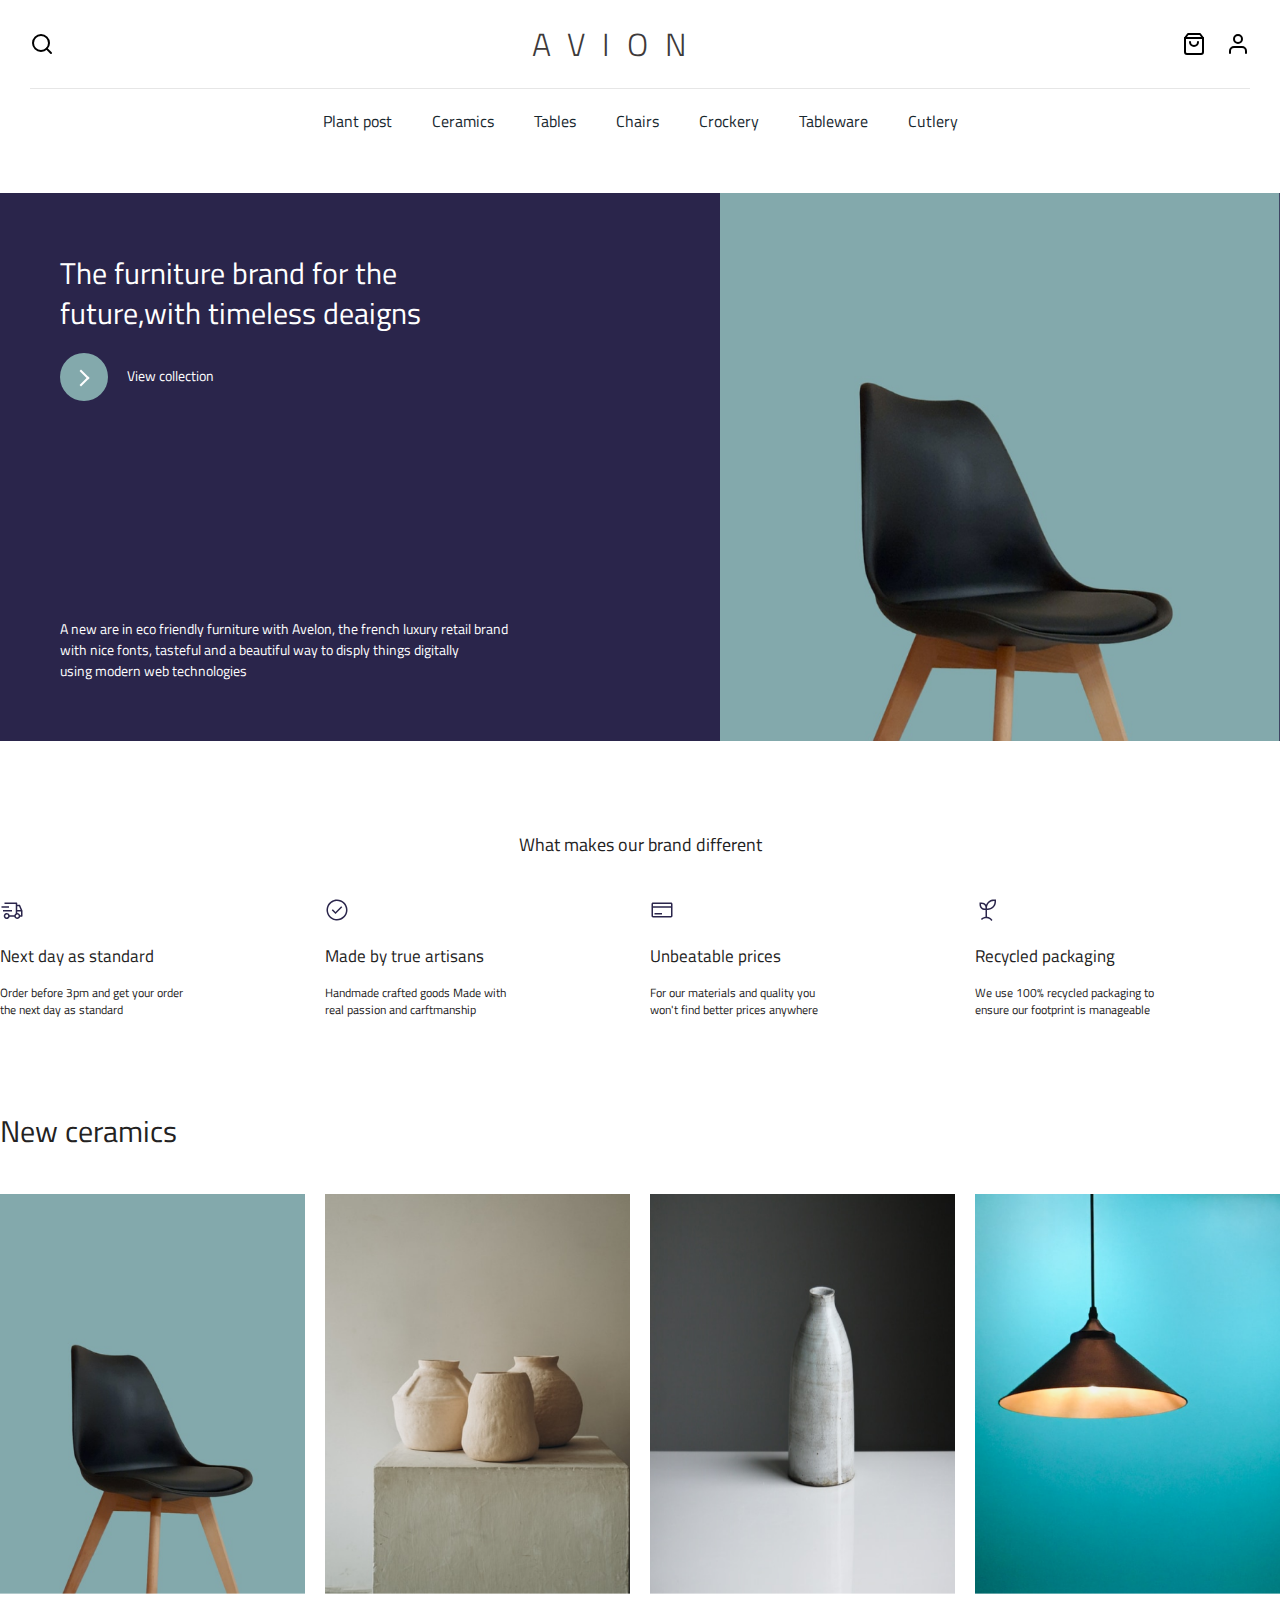
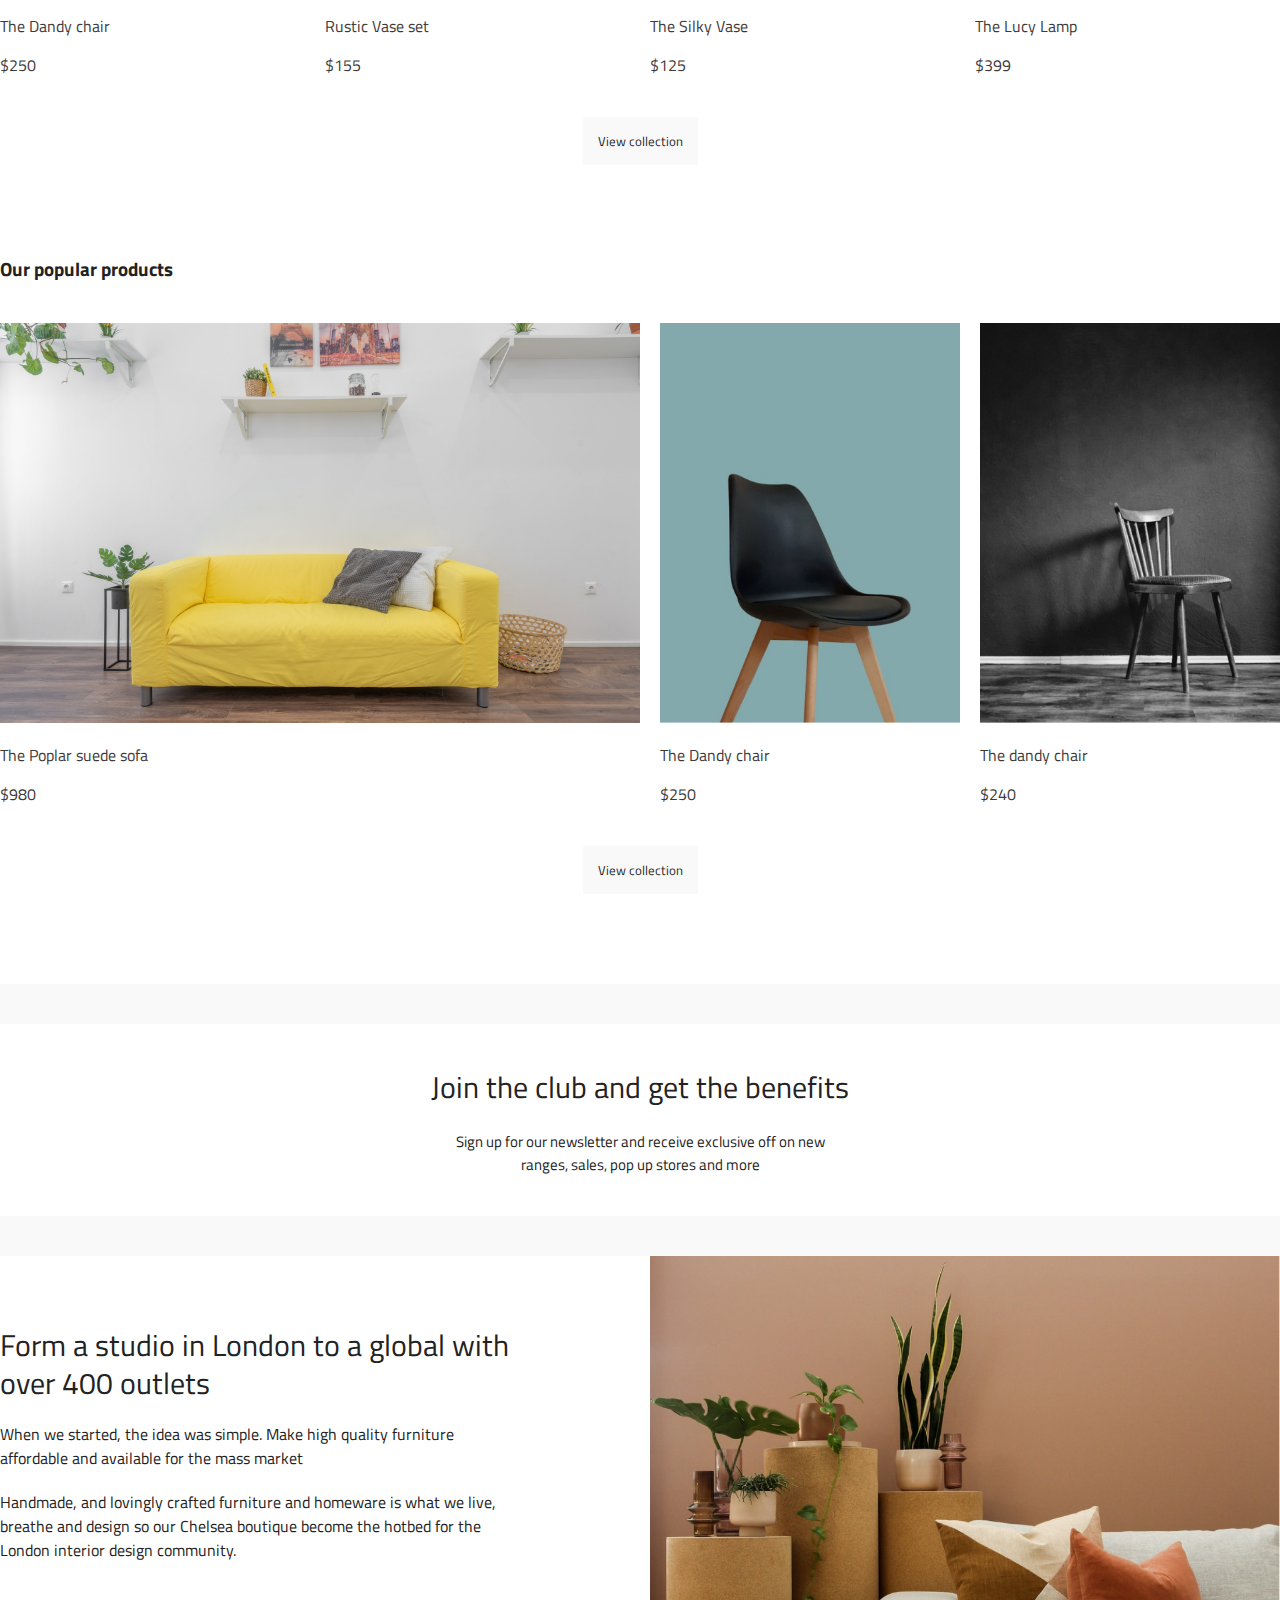
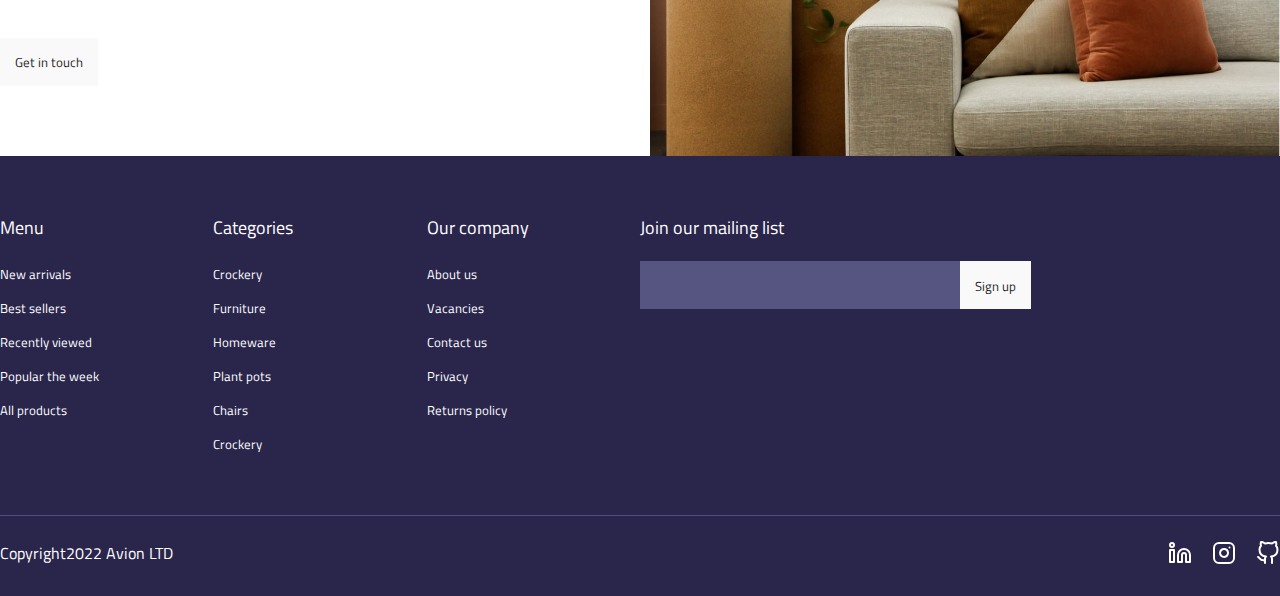
<file: index.html>
<!DOCTYPE html>
<html lang="en">
  <head>
    <meta charset="UTF-8" />
    <meta http-equiv="X-UA-Compatible" content="IE=edge" />
    <meta name="viewport" content="width=device-width, initial-scale=1.0" />
    <title>Avion | A modern furniture shop</title>

    <link rel="stylesheet" href="styles/home.css" />
    <link rel="stylesheet" href="styles/commons.css" />
    <link rel="stylesheet" href="styles/normalize.css" />

    <link rel="preconnect" href="https://fonts.googleapis.com" />
    <link rel="preconnect" href="https://fonts.gstatic.com" crossorigin />
    <link
      href="https://fonts.googleapis.com/css2?family=Titillium+Web:wght@200;300;400&display=swap"
      rel="stylesheet"
    />
  </head>

  <body>
    <header>
      <div class="header-top">
        <div class="header-content">
          <img src="icons/search.svg" alt="" />
          <a href="index.html"> <h1>Avion</h1></a>

          <div class="header-control">
            <img src="icons/shopping-bag-dark.svg" alt="" />
            <img src="icons/user.svg" alt="" />
          </div>
        </div>
      </div>

      <nav>
        <ul>
          <li><a href=""> Plant post</a></li>
          <li><a href=""> Ceramics</a></li>
          <li><a href=""> Tables </a></li>
          <li><a href=""> Chairs </a></li>
          <li><a href=""> Crockery</a></li>
          <li><a href=""> Tableware </a></li>
          <li><a href=""> Cutlery</a></li>
        </ul>
      </nav>
    </header>

    <main class="container">
      <div class="hero">
        <div class="hero-left-content">
          <div class="hero-top">
            <p>
              The furniture brand for the <br />
              future,with timeless deaigns
            </p>

            <button class="view-collection">
              <span class="circle" aria-hidden="true">
                <span class="icon arrow"></span>
              </span>
              <span class="button-text">View collection</span>
            </button>
          </div>

          <p class="hero-desc">
            A new are in eco friendly furniture with Avelon, the french luxury
            retail brand <br />
            with nice fonts, tasteful and a beautiful way to disply things
            digitally <br />
            using modern web technologies
          </p>
        </div>

        <figure>
          <img src="images/home-banner-image-.png" alt="" />
        </figure>
      </div>

      <section class="features">
        <h3>What makes our brand different</h3>

        <div class="features-items">
          <div class="item">
            <img src="icons/features-01.svg" alt="" />
            <p class="type-top">Next day as standard</p>
            <p class="type-desc">
              Order before 3pm and get your order <br />
              the next day as standard
            </p>
          </div>

          <div class="item">
            <img src="icons/features-02.svg" alt="" />
            <p class="type-top">Made by true artisans</p>
            <p class="type-desc">
              Handmade crafted goods Made with <br />real passion and
              carftmanship
            </p>
          </div>

          <div class="item">
            <img src="icons/features-03.svg" alt="" />
            <p class="type-top">Unbeatable prices</p>
            <p class="type-desc">
              For our materials and quality you <br />
              won't find better prices anywhere
            </p>
          </div>

          <div class="item">
            <img src="icons/features-04.svg" alt="" />
            <p class="type-top">Recycled packaging</p>
            <p class="type-desc">
              We use 100% recycled packaging to <br />
              ensure our footprint is manageable
            </p>
          </div>
        </div>
      </section>

      <section class="new-ceramics products-section">
        <h3>New ceramics</h3>
        <div class="new-ceramics-list">
          <div>
            <a href="product-1.html">
              <figure>
                <img src="images/product-image-01.png" alt="" />
              </figure>
              <p class="title">The Dandy chair</p>
              <p>$250</p>
            </a>
          </div>

          <div>
            <a href="product-2.html">
              <figure>
                <img src="images/product-image-02.png" alt="" />
              </figure>
              <p class="title">Rustic Vase set</p>
              <p>$155</p>
            </a>
          </div>

          <div>
            <a href="product-3.html">
              <figure>
                <img src="images/product-image-03.png" alt="" />
              </figure>
              <p class="title">The Silky Vase</p>
              <p>$125</p>
            </a>
          </div>

          <div>
            <a href="product-4.html">
              <figure>
                <img src="images/product-image-04.png" alt="" />
              </figure>
              <p class="title">The Lucy Lamp</p>
              <p>$399</p>
            </a>
          </div>
        </div>

        <div class="new-ceramics-button">
          <button>View collection</button>
        </div>
      </section>

      <section class="our-popular products-section">
        <h3>Our popular products</h3>

        <div class="our-popular-list">
          <div>
            <a href="product-5.html">
              <figure>
                <img
                  src="images/bence-balla-schottner-vFwjD8JLP4M-unsplash.jpg"
                  alt=""
                />
              </figure>
              <p class="title">The Poplar suede sofa</p>
              <p>$980</p>
            </a>
          </div>

          <div>
            <a href="product-1.html">
              <figure>
                <img src="images/product-image-01.png" alt="" />
              </figure>
              <p class="title">The Dandy chair</p>
              <p>$250</p>
            </a>
          </div>

          <div>
            <a href="product-7.html">
              <figure>
                <img src="images/product-image-05.png" alt="" />
              </figure>
              <p class="title">The dandy chair</p>
              <p>$240</p>
            </a>
          </div>
        </div>

        <div class="new-ceramics-button">
          <button>View collection</button>
        </div>
      </section>
    </main>

    <div class="join-us">
      <div>
        <h3>Join the club and get the benefits</h3>
        <p>
          Sign up for our newsletter and receive exclusive off on new <br />
          ranges, sales, pop up stores and more
        </p>
      </div>
    </div>

    <div class="contact-section">
      <div class="contact-section-left">
        <div class="contact-section-top">
          <h4>
            Form a studio in London to a global with <br />
            over 400 outlets
          </h4>

          <p>
            When we started, the idea was simple. Make high quality furniture
            <br />
            affordable and available for the mass market
          </p>

          <p>
            Handmade, and lovingly crafted furniture and homeware is what we
            live,
            <br />
            breathe and design so our Chelsea boutique become the hotbed for the
            <br />
            London interior design community.
          </p>
        </div>

        <button>Get in touch</button>
      </div>

      <figure>
        <img src="images/contact-image.png" alt="" />
      </figure>
    </div>

    <footer class="footer">
      <div class="container">
        <div class="footer-top">
          <div class="footer-menu">
            <h3 class="footer-titles">Menu</h3>

            <ul>
              <li><a href="">New arrivals</a></li>
              <li><a href="">Best sellers</a></li>
              <li><a href="">Recently viewed</a></li>
              <li><a href="">Popular the week</a></li>
              <li><a href="">All products</a></li>
            </ul>
          </div>

          <div class="footer-menu">
            <h3 class="footer-titles">Categories</h3>

            <ul>
              <li><a href="">Crockery</a></li>
              <li><a href="">Furniture</a></li>
              <li><a href="">Homeware</a></li>
              <li><a href="">Plant pots</a></li>
              <li><a href="">Chairs</a></li>
              <li><a href="">Crockery</a></li>
            </ul>
          </div>

          <div class="footer-menu">
            <h3 class="footer-titles">Our company</h3>

            <ul>
              <li><a href="">About us </a></li>
              <li><a href="">Vacancies</a></li>
              <li><a href="">Contact us</a></li>
              <li><a href="">Privacy</a></li>
              <li><a href="">Returns policy</a></li>
            </ul>
          </div>

          <div class="footer-form">
            <h3 class="footer-titles">Join our mailing list</h3>

            <form action="">
              <input type="email" name="email" id="email" required />

              <button>Sign up</button>
            </form>
          </div>
        </div>

        <div class="footer-bottom">
          <p>Copyright2022 Avion LTD</p>

          <ul>
            <li>
              <a
                target="_blank"
                href="https://www.linkedin.com/in/hadis-mohammadi/"
              >
                <img src="icons/linkedin.svg" alt="" />
              </a>
            </li>

            <li>
              <a
                target="_blank"
                href="https://www.instagram.com/code_with_hadis/"
              >
                <img src="icons/instagram.svg" alt="" />
              </a>
            </li>

            <li>
              <a target="_blank" href="https://github.com/hadismohammadi/">
                <img src="icons/github.svg" alt="" />
              </a>
            </li>
          </ul>
        </div>
      </div>
    </footer>
  </body>
</html>
</file>
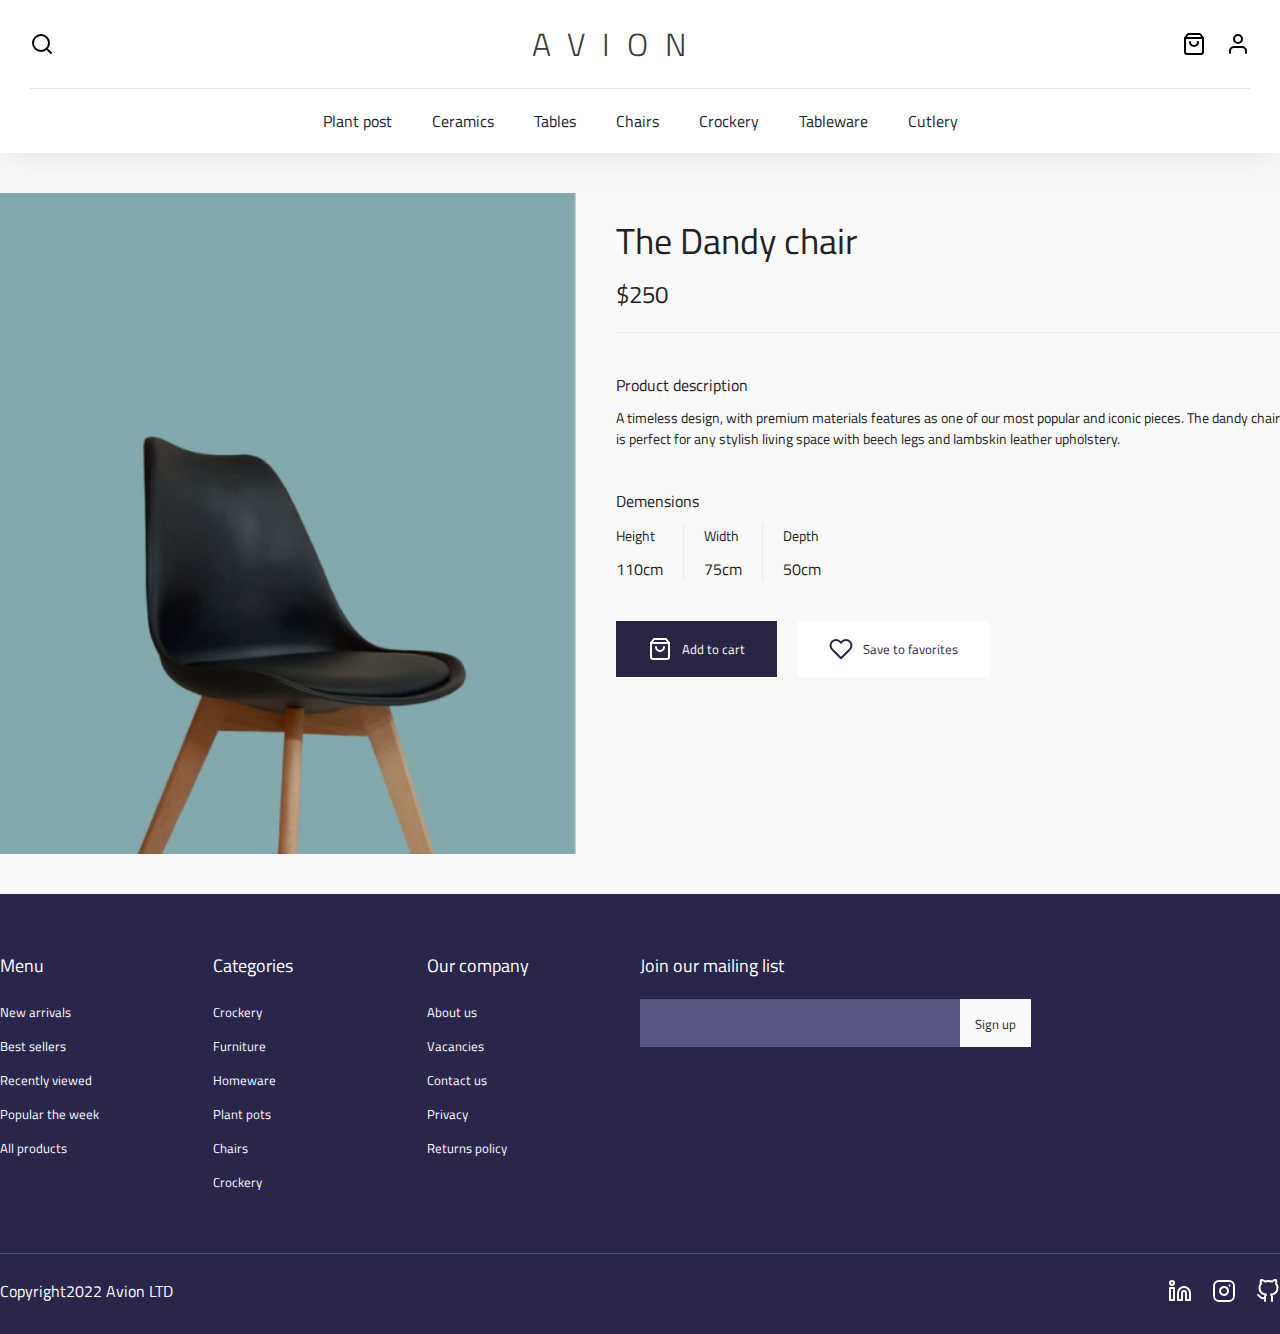
<file: product-1.html>
<!DOCTYPE html>
<html lang="en">
  <head>
    <meta charset="UTF-8" />
    <meta http-equiv="X-UA-Compatible" content="IE=edge" />
    <meta name="viewport" content="width=device-width, initial-scale=1.0" />
    <title>The Dandy chair | Avion</title>

    <link rel="stylesheet" href="styles/commons.css" />
    <link rel="stylesheet" href="styles/products.css" />
    <link rel="stylesheet" href="styles/normalize.css" />

    <link rel="preconnect" href="https://fonts.googleapis.com" />
    <link rel="preconnect" href="https://fonts.gstatic.com" crossorigin />
    <link
      href="https://fonts.googleapis.com/css2?family=Titillium+Web:wght@200;300;400&display=swap"
      rel="stylesheet"
    />
  </head>

  <body>
    <header class="products-header">
      <div class="header-top">
        <div class="header-content">
          <img src="icons/search.svg" alt="" />
          <a href="index.html"> <h1>Avion</h1></a>

          <div class="header-control">
            <img src="icons/shopping-bag-dark.svg" alt="" />
            <img src="icons/user.svg" alt="" />
          </div>
        </div>
      </div>

      <nav>
        <ul>
          <li><a href=""> Plant post</a></li>
          <li><a href=""> Ceramics</a></li>
          <li><a href=""> Tables </a></li>
          <li><a href=""> Chairs </a></li>
          <li><a href=""> Crockery</a></li>
          <li><a href=""> Tableware </a></li>
          <li><a href=""> Cutlery</a></li>
        </ul>
      </nav>
    </header>

    <section class="product-details">
      <div class="container inner">
        <figure>
          <img src="images/product-image-01.png" alt="" />
        </figure>

        <div class="inner-right">
          <div class="right-title">
            <h1>The Dandy chair</h1>
            <p class="price">$250</p>
          </div>

          <div>
            <h4>Product description</h4>
            <p>
              A timeless design, with premium materials features as one of our
              most popular and iconic pieces. The dandy chair is perfect for any
              stylish living space with beech legs and lambskin leather
              upholstery.
            </p>
          </div>

          <div class="demensions">
            <h4>Demensions</h4>
            <ul>
              <li>
                <span>Height</span>
                <p>110cm</p>
              </li>
              <li>
                <span>Width</span>
                <p>75cm</p>
              </li>
              <li>
                <span>Depth</span>
                <p>50cm</p>
              </li>
            </ul>
          </div>

          <div class="buttons">
            <button class="add-to-cart">
              <img src="icons/shopping-bag-light.svg" alt="" /> Add to cart
            </button>
            <button class="save-to-fav bubbly-button">
              <img src="icons/heart.svg" alt="" /> Save to favorites
            </button>
          </div>
        </div>
      </div>
    </section>

    <footer class="footer">
      <div class="container">
        <div class="footer-top">
          <div class="footer-menu">
            <h3 class="footer-titles">Menu</h3>

            <ul>
              <li><a href="">New arrivals</a></li>
              <li><a href="">Best sellers</a></li>
              <li><a href="">Recently viewed</a></li>
              <li><a href="">Popular the week</a></li>
              <li><a href="">All products</a></li>
            </ul>
          </div>

          <div class="footer-menu">
            <h3 class="footer-titles">Categories</h3>

            <ul>
              <li><a href="">Crockery</a></li>
              <li><a href="">Furniture</a></li>
              <li><a href="">Homeware</a></li>
              <li><a href="">Plant pots</a></li>
              <li><a href="">Chairs</a></li>
              <li><a href="">Crockery</a></li>
            </ul>
          </div>

          <div class="footer-menu">
            <h3 class="footer-titles">Our company</h3>

            <ul>
              <li><a href="">About us </a></li>
              <li><a href="">Vacancies</a></li>
              <li><a href="">Contact us</a></li>
              <li><a href="">Privacy</a></li>
              <li><a href="">Returns policy</a></li>
            </ul>
          </div>

          <div class="footer-form">
            <h3 class="footer-titles">Join our mailing list</h3>

            <form action="">
              <input type="email" name="email" id="email" required />

              <button>Sign up</button>
            </form>
          </div>
        </div>

        <div class="footer-bottom">
          <p>Copyright2022 Avion LTD</p>

          <ul>
            <li>
              <a
                target="_blank"
                href="https://www.linkedin.com/in/hadis-mohammadi/"
              >
                <img src="icons/linkedin.svg" alt="" />
              </a>
            </li>

            <li>
              <a
                target="_blank"
                href="https://www.instagram.com/code_with_hadis/"
              >
                <img src="icons/instagram.svg" alt="" />
              </a>
            </li>

            <li>
              <a target="_blank" href="https://github.com/hadismohammadi/">
                <img src="icons/github.svg" alt="" />
              </a>
            </li>
          </ul>
        </div>
      </div>
    </footer>

    <script src="js/scripts.js"></script>
  </body>
</html>
</file>
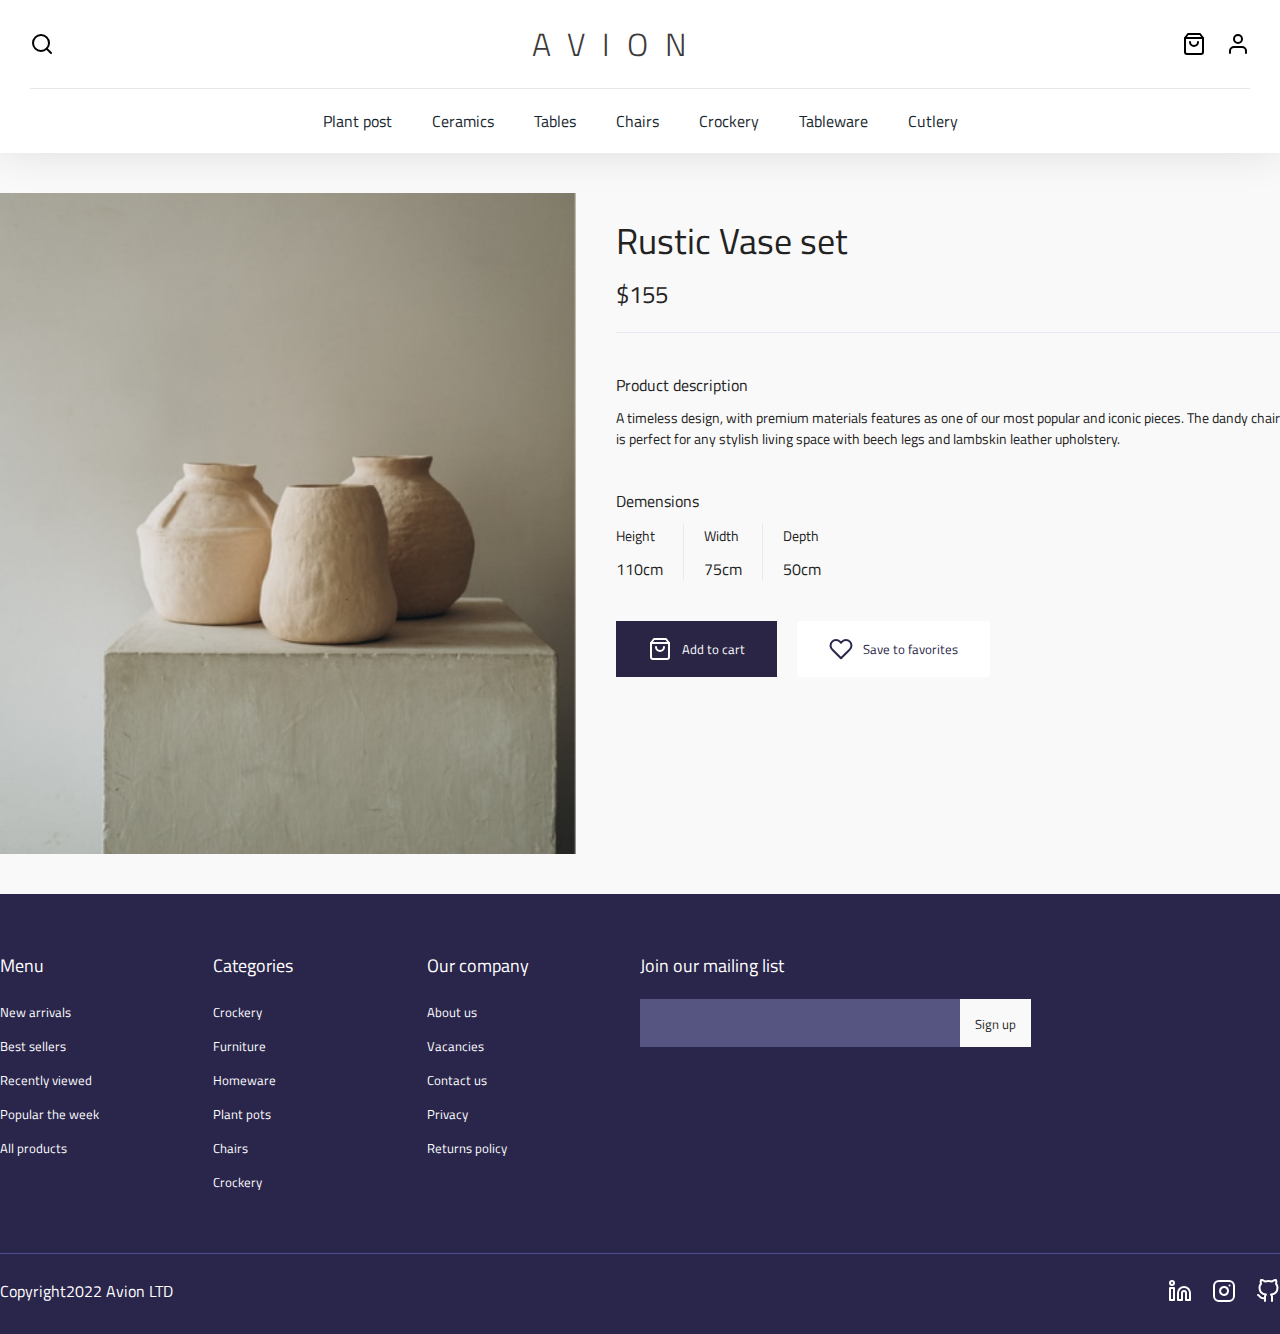
<file: product-2.html>
<!DOCTYPE html>
<html lang="en">
  <head>
    <meta charset="UTF-8" />
    <meta http-equiv="X-UA-Compatible" content="IE=edge" />
    <meta name="viewport" content="width=device-width, initial-scale=1.0" />
    <title>Rustic Vase set | Avion</title>

    <link rel="stylesheet" href="styles/commons.css" />
    <link rel="stylesheet" href="styles/products.css" />
    <link rel="stylesheet" href="styles/normalize.css" />

    <link rel="preconnect" href="https://fonts.googleapis.com" />
    <link rel="preconnect" href="https://fonts.gstatic.com" crossorigin />
    <link
      href="https://fonts.googleapis.com/css2?family=Titillium+Web:wght@200;300;400&display=swap"
      rel="stylesheet"
    />
  </head>

  <body>
    <header class="products-header">
      <div class="header-top">
        <div class="header-content">
          <img src="icons/search.svg" alt="" />
          <a href="index.html"> <h1>Avion</h1></a>

          <div class="header-control">
            <img src="icons/shopping-bag-dark.svg" alt="" />
            <img src="icons/user.svg" alt="" />
          </div>
        </div>
      </div>

      <nav>
        <ul>
          <li><a href=""> Plant post</a></li>
          <li><a href=""> Ceramics</a></li>
          <li><a href=""> Tables </a></li>
          <li><a href=""> Chairs </a></li>
          <li><a href=""> Crockery</a></li>
          <li><a href=""> Tableware </a></li>
          <li><a href=""> Cutlery</a></li>
        </ul>
      </nav>
    </header>

    <section class="product-details">
      <div class="container inner">
        <figure>
          <img src="images/product-image-02.png" alt="" />
        </figure>

        <div class="inner-right">
          <div class="right-title">
            <h1>Rustic Vase set</h1>
            <p class="price">$155</p>
          </div>

          <div>
            <h4>Product description</h4>
            <p>
              A timeless design, with premium materials features as one of our
              most popular and iconic pieces. The dandy chair is perfect for any
              stylish living space with beech legs and lambskin leather
              upholstery.
            </p>
          </div>

          <div class="demensions">
            <h4>Demensions</h4>
            <ul>
              <li>
                <span>Height</span>
                <p>110cm</p>
              </li>
              <li>
                <span>Width</span>
                <p>75cm</p>
              </li>
              <li>
                <span>Depth</span>
                <p>50cm</p>
              </li>
            </ul>
          </div>

          <div class="buttons">
            <button class="add-to-cart">
              <img src="icons/shopping-bag-light.svg" alt="" /> Add to cart
            </button>
            <button class="save-to-fav bubbly-button">
              <img src="icons/heart.svg" alt="" /> Save to favorites
            </button>
          </div>
        </div>
      </div>
    </section>

    <footer class="footer">
      <div class="container">
        <div class="footer-top">
          <div class="footer-menu">
            <h3 class="footer-titles">Menu</h3>

            <ul>
              <li><a href="">New arrivals</a></li>
              <li><a href="">Best sellers</a></li>
              <li><a href="">Recently viewed</a></li>
              <li><a href="">Popular the week</a></li>
              <li><a href="">All products</a></li>
            </ul>
          </div>

          <div class="footer-menu">
            <h3 class="footer-titles">Categories</h3>

            <ul>
              <li><a href="">Crockery</a></li>
              <li><a href="">Furniture</a></li>
              <li><a href="">Homeware</a></li>
              <li><a href="">Plant pots</a></li>
              <li><a href="">Chairs</a></li>
              <li><a href="">Crockery</a></li>
            </ul>
          </div>

          <div class="footer-menu">
            <h3 class="footer-titles">Our company</h3>

            <ul>
              <li><a href="">About us </a></li>
              <li><a href="">Vacancies</a></li>
              <li><a href="">Contact us</a></li>
              <li><a href="">Privacy</a></li>
              <li><a href="">Returns policy</a></li>
            </ul>
          </div>

          <div class="footer-form">
            <h3 class="footer-titles">Join our mailing list</h3>

            <form action="">
              <input type="email" name="email" id="email" required />

              <button>Sign up</button>
            </form>
          </div>
        </div>

        <div class="footer-bottom">
          <p>Copyright2022 Avion LTD</p>

          <ul>
            <li>
              <a
                target="_blank"
                href="https://www.linkedin.com/in/hadis-mohammadi/"
              >
                <img src="icons/linkedin.svg" alt="" />
              </a>
            </li>

            <li>
              <a
                target="_blank"
                href="https://www.instagram.com/code_with_hadis/"
              >
                <img src="icons/instagram.svg" alt="" />
              </a>
            </li>

            <li>
              <a target="_blank" href="https://github.com/hadismohammadi/">
                <img src="icons/github.svg" alt="" />
              </a>
            </li>
          </ul>
        </div>
      </div>
    </footer>

    <script src="js/scripts.js"></script>
  </body>
</html>
</file>
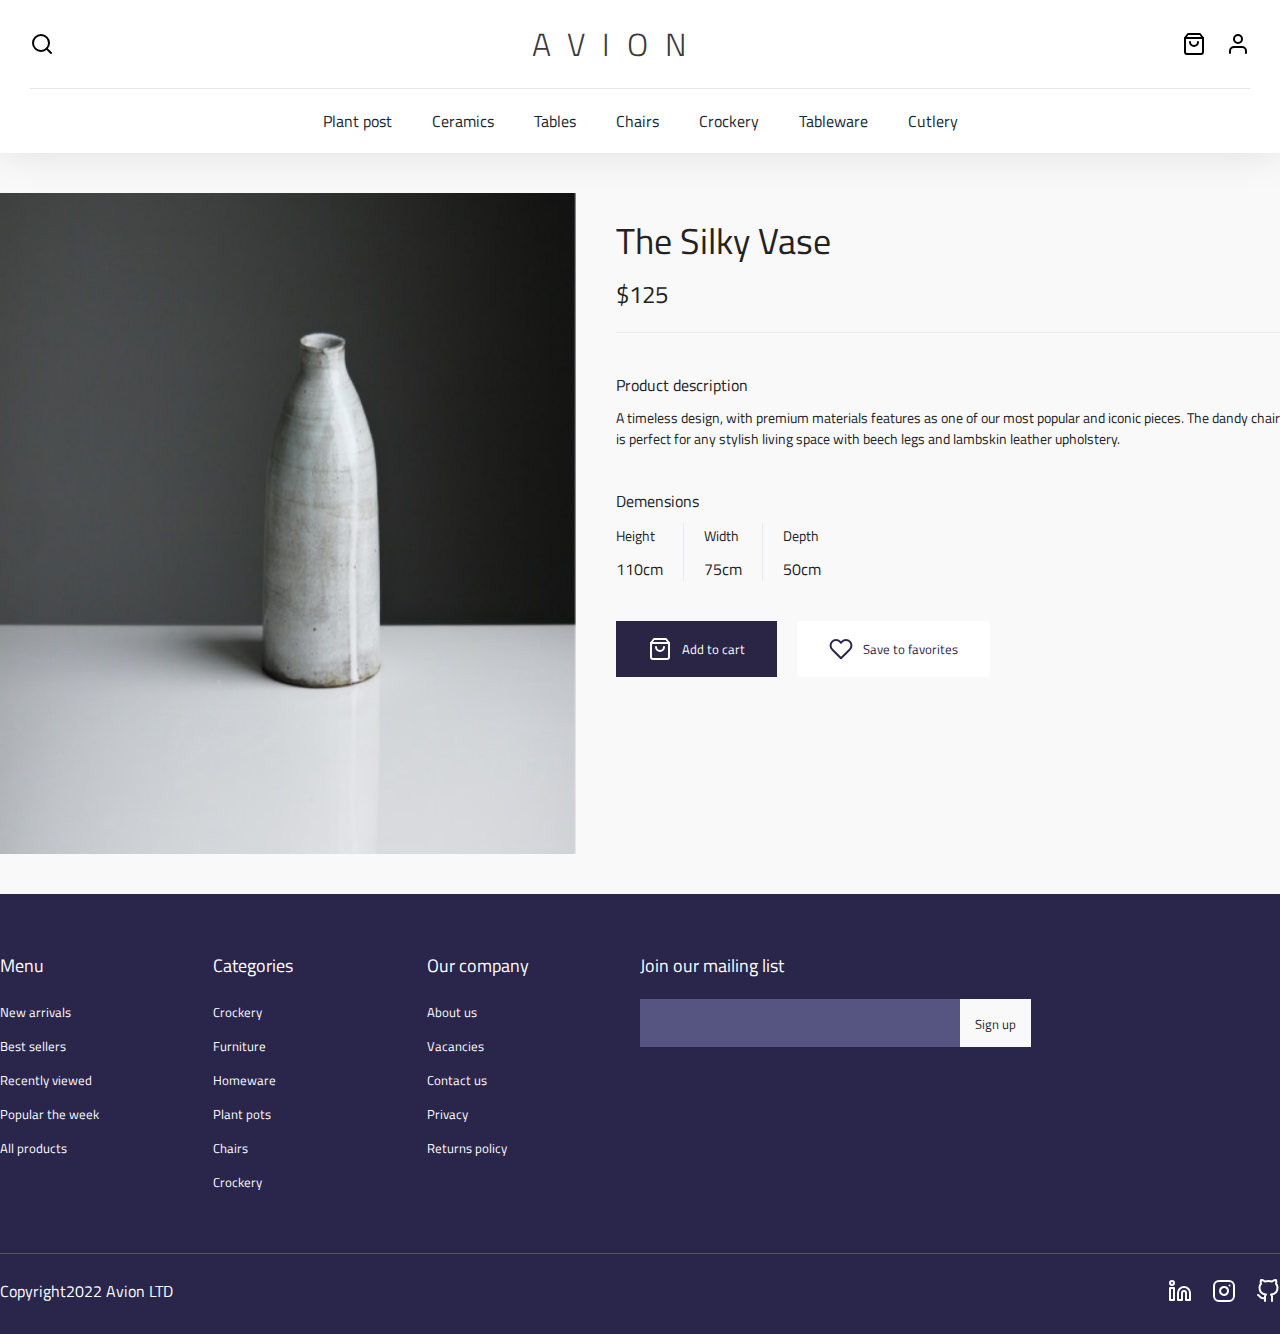
<file: product-3.html>
<!DOCTYPE html>
<html lang="en">
  <head>
    <meta charset="UTF-8" />
    <meta http-equiv="X-UA-Compatible" content="IE=edge" />
    <meta name="viewport" content="width=device-width, initial-scale=1.0" />
    <title>The Silky Vase | Avion</title>

    <link rel="stylesheet" href="styles/commons.css" />
    <link rel="stylesheet" href="styles/products.css" />
    <link rel="stylesheet" href="styles/normalize.css" />

    <link rel="preconnect" href="https://fonts.googleapis.com" />
    <link rel="preconnect" href="https://fonts.gstatic.com" crossorigin />
    <link
      href="https://fonts.googleapis.com/css2?family=Titillium+Web:wght@200;300;400&display=swap"
      rel="stylesheet"
    />
  </head>

  <body>
    <header class="products-header">
      <div class="header-top">
        <div class="header-content">
          <img src="icons/search.svg" alt="" />
          <a href="index.html"> <h1>Avion</h1></a>

          <div class="header-control">
            <img src="icons/shopping-bag-dark.svg" alt="" />
            <img src="icons/user.svg" alt="" />
          </div>
        </div>
      </div>

      <nav>
        <ul>
          <li><a href=""> Plant post</a></li>
          <li><a href=""> Ceramics</a></li>
          <li><a href=""> Tables </a></li>
          <li><a href=""> Chairs </a></li>
          <li><a href=""> Crockery</a></li>
          <li><a href=""> Tableware </a></li>
          <li><a href=""> Cutlery</a></li>
        </ul>
      </nav>
    </header>

    <section class="product-details">
      <div class="container inner">
        <figure>
          <img src="images/product-image-03.png" alt="" />
        </figure>

        <div class="inner-right">
          <div class="right-title">
            <h1>The Silky Vase</h1>
            <p class="price">$125</p>
          </div>

          <div>
            <h4>Product description</h4>
            <p>
              A timeless design, with premium materials features as one of our
              most popular and iconic pieces. The dandy chair is perfect for any
              stylish living space with beech legs and lambskin leather
              upholstery.
            </p>
          </div>

          <div class="demensions">
            <h4>Demensions</h4>
            <ul>
              <li>
                <span>Height</span>
                <p>110cm</p>
              </li>
              <li>
                <span>Width</span>
                <p>75cm</p>
              </li>
              <li>
                <span>Depth</span>
                <p>50cm</p>
              </li>
            </ul>
          </div>

          <div class="buttons">
            <button class="add-to-cart">
              <img src="icons/shopping-bag-light.svg" alt="" /> Add to cart
            </button>
            <button class="save-to-fav bubbly-button">
              <img src="icons/heart.svg" alt="" /> Save to favorites
            </button>
          </div>
        </div>
      </div>
    </section>

    <footer class="footer">
      <div class="container">
        <div class="footer-top">
          <div class="footer-menu">
            <h3 class="footer-titles">Menu</h3>

            <ul>
              <li><a href="">New arrivals</a></li>
              <li><a href="">Best sellers</a></li>
              <li><a href="">Recently viewed</a></li>
              <li><a href="">Popular the week</a></li>
              <li><a href="">All products</a></li>
            </ul>
          </div>

          <div class="footer-menu">
            <h3 class="footer-titles">Categories</h3>

            <ul>
              <li><a href="">Crockery</a></li>
              <li><a href="">Furniture</a></li>
              <li><a href="">Homeware</a></li>
              <li><a href="">Plant pots</a></li>
              <li><a href="">Chairs</a></li>
              <li><a href="">Crockery</a></li>
            </ul>
          </div>

          <div class="footer-menu">
            <h3 class="footer-titles">Our company</h3>

            <ul>
              <li><a href="">About us </a></li>
              <li><a href="">Vacancies</a></li>
              <li><a href="">Contact us</a></li>
              <li><a href="">Privacy</a></li>
              <li><a href="">Returns policy</a></li>
            </ul>
          </div>

          <div class="footer-form">
            <h3 class="footer-titles">Join our mailing list</h3>

            <form action="">
              <input type="email" name="email" id="email" required />

              <button>Sign up</button>
            </form>
          </div>
        </div>

        <div class="footer-bottom">
          <p>Copyright2022 Avion LTD</p>

          <ul>
            <li>
              <a
                target="_blank"
                href="https://www.linkedin.com/in/hadis-mohammadi/"
              >
                <img src="icons/linkedin.svg" alt="" />
              </a>
            </li>

            <li>
              <a
                target="_blank"
                href="https://www.instagram.com/code_with_hadis/"
              >
                <img src="icons/instagram.svg" alt="" />
              </a>
            </li>

            <li>
              <a target="_blank" href="https://github.com/hadismohammadi/">
                <img src="icons/github.svg" alt="" />
              </a>
            </li>
          </ul>
        </div>
      </div>
    </footer>

    <script src="js/scripts.js"></script>
  </body>
</html>
</file>
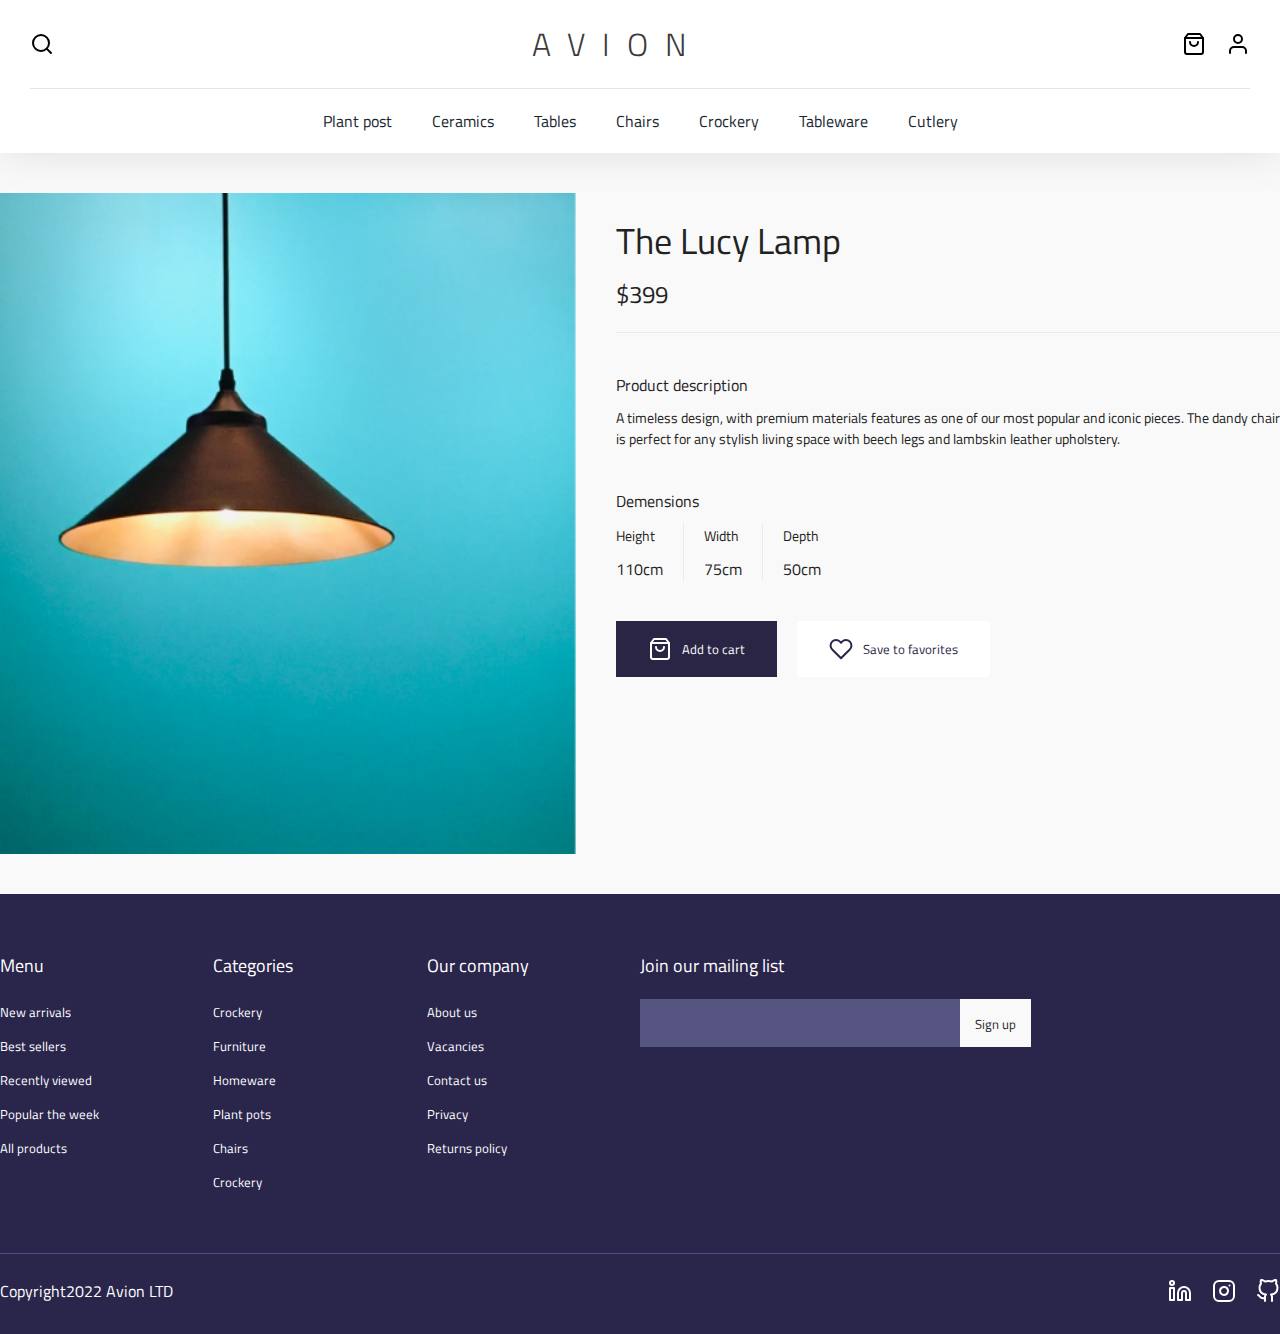
<file: product-4.html>
<!DOCTYPE html>
<html lang="en">
  <head>
    <meta charset="UTF-8" />
    <meta http-equiv="X-UA-Compatible" content="IE=edge" />
    <meta name="viewport" content="width=device-width, initial-scale=1.0" />
    <title>The Lucy Lamp | Avion</title>

    <link rel="stylesheet" href="styles/commons.css" />
    <link rel="stylesheet" href="styles/products.css" />
    <link rel="stylesheet" href="styles/normalize.css" />

    <link rel="preconnect" href="https://fonts.googleapis.com" />
    <link rel="preconnect" href="https://fonts.gstatic.com" crossorigin />
    <link
      href="https://fonts.googleapis.com/css2?family=Titillium+Web:wght@200;300;400&display=swap"
      rel="stylesheet"
    />
  </head>

  <body>
    <header class="products-header">
      <div class="header-top">
        <div class="header-content">
          <img src="icons/search.svg" alt="" />
          <a href="index.html"> <h1>Avion</h1></a>

          <div class="header-control">
            <img src="icons/shopping-bag-dark.svg" alt="" />
            <img src="icons/user.svg" alt="" />
          </div>
        </div>
      </div>

      <nav>
        <ul>
          <li><a href=""> Plant post</a></li>
          <li><a href=""> Ceramics</a></li>
          <li><a href=""> Tables </a></li>
          <li><a href=""> Chairs </a></li>
          <li><a href=""> Crockery</a></li>
          <li><a href=""> Tableware </a></li>
          <li><a href=""> Cutlery</a></li>
        </ul>
      </nav>
    </header>

    <section class="product-details">
      <div class="container inner">
        <figure>
          <img src="images/product-image-04.png" alt="" />
        </figure>

        <div class="inner-right">
          <div class="right-title">
            <h1>The Lucy Lamp</h1>
            <p class="price">$399</p>
          </div>

          <div>
            <h4>Product description</h4>
            <p>
              A timeless design, with premium materials features as one of our
              most popular and iconic pieces. The dandy chair is perfect for any
              stylish living space with beech legs and lambskin leather
              upholstery.
            </p>
          </div>

          <div class="demensions">
            <h4>Demensions</h4>
            <ul>
              <li>
                <span>Height</span>
                <p>110cm</p>
              </li>
              <li>
                <span>Width</span>
                <p>75cm</p>
              </li>
              <li>
                <span>Depth</span>
                <p>50cm</p>
              </li>
            </ul>
          </div>

          <div class="buttons">
            <button class="add-to-cart">
              <img src="icons/shopping-bag-light.svg" alt="" /> Add to cart
            </button>
            <button class="save-to-fav bubbly-button">
              <img src="icons/heart.svg" alt="" /> Save to favorites
            </button>
          </div>
        </div>
      </div>
    </section>

    <footer class="footer">
      <div class="container">
        <div class="footer-top">
          <div class="footer-menu">
            <h3 class="footer-titles">Menu</h3>

            <ul>
              <li><a href="">New arrivals</a></li>
              <li><a href="">Best sellers</a></li>
              <li><a href="">Recently viewed</a></li>
              <li><a href="">Popular the week</a></li>
              <li><a href="">All products</a></li>
            </ul>
          </div>

          <div class="footer-menu">
            <h3 class="footer-titles">Categories</h3>

            <ul>
              <li><a href="">Crockery</a></li>
              <li><a href="">Furniture</a></li>
              <li><a href="">Homeware</a></li>
              <li><a href="">Plant pots</a></li>
              <li><a href="">Chairs</a></li>
              <li><a href="">Crockery</a></li>
            </ul>
          </div>

          <div class="footer-menu">
            <h3 class="footer-titles">Our company</h3>

            <ul>
              <li><a href="">About us </a></li>
              <li><a href="">Vacancies</a></li>
              <li><a href="">Contact us</a></li>
              <li><a href="">Privacy</a></li>
              <li><a href="">Returns policy</a></li>
            </ul>
          </div>

          <div class="footer-form">
            <h3 class="footer-titles">Join our mailing list</h3>

            <form action="">
              <input type="email" name="email" id="email" required />

              <button>Sign up</button>
            </form>
          </div>
        </div>

        <div class="footer-bottom">
          <p>Copyright2022 Avion LTD</p>

          <ul>
            <li>
              <a
                target="_blank"
                href="https://www.linkedin.com/in/hadis-mohammadi/"
              >
                <img src="icons/linkedin.svg" alt="" />
              </a>
            </li>

            <li>
              <a
                target="_blank"
                href="https://www.instagram.com/code_with_hadis/"
              >
                <img src="icons/instagram.svg" alt="" />
              </a>
            </li>

            <li>
              <a target="_blank" href="https://github.com/hadismohammadi/">
                <img src="icons/github.svg" alt="" />
              </a>
            </li>
          </ul>
        </div>
      </div>
    </footer>

    <script src="js/scripts.js"></script>
  </body>
</html>
</file>
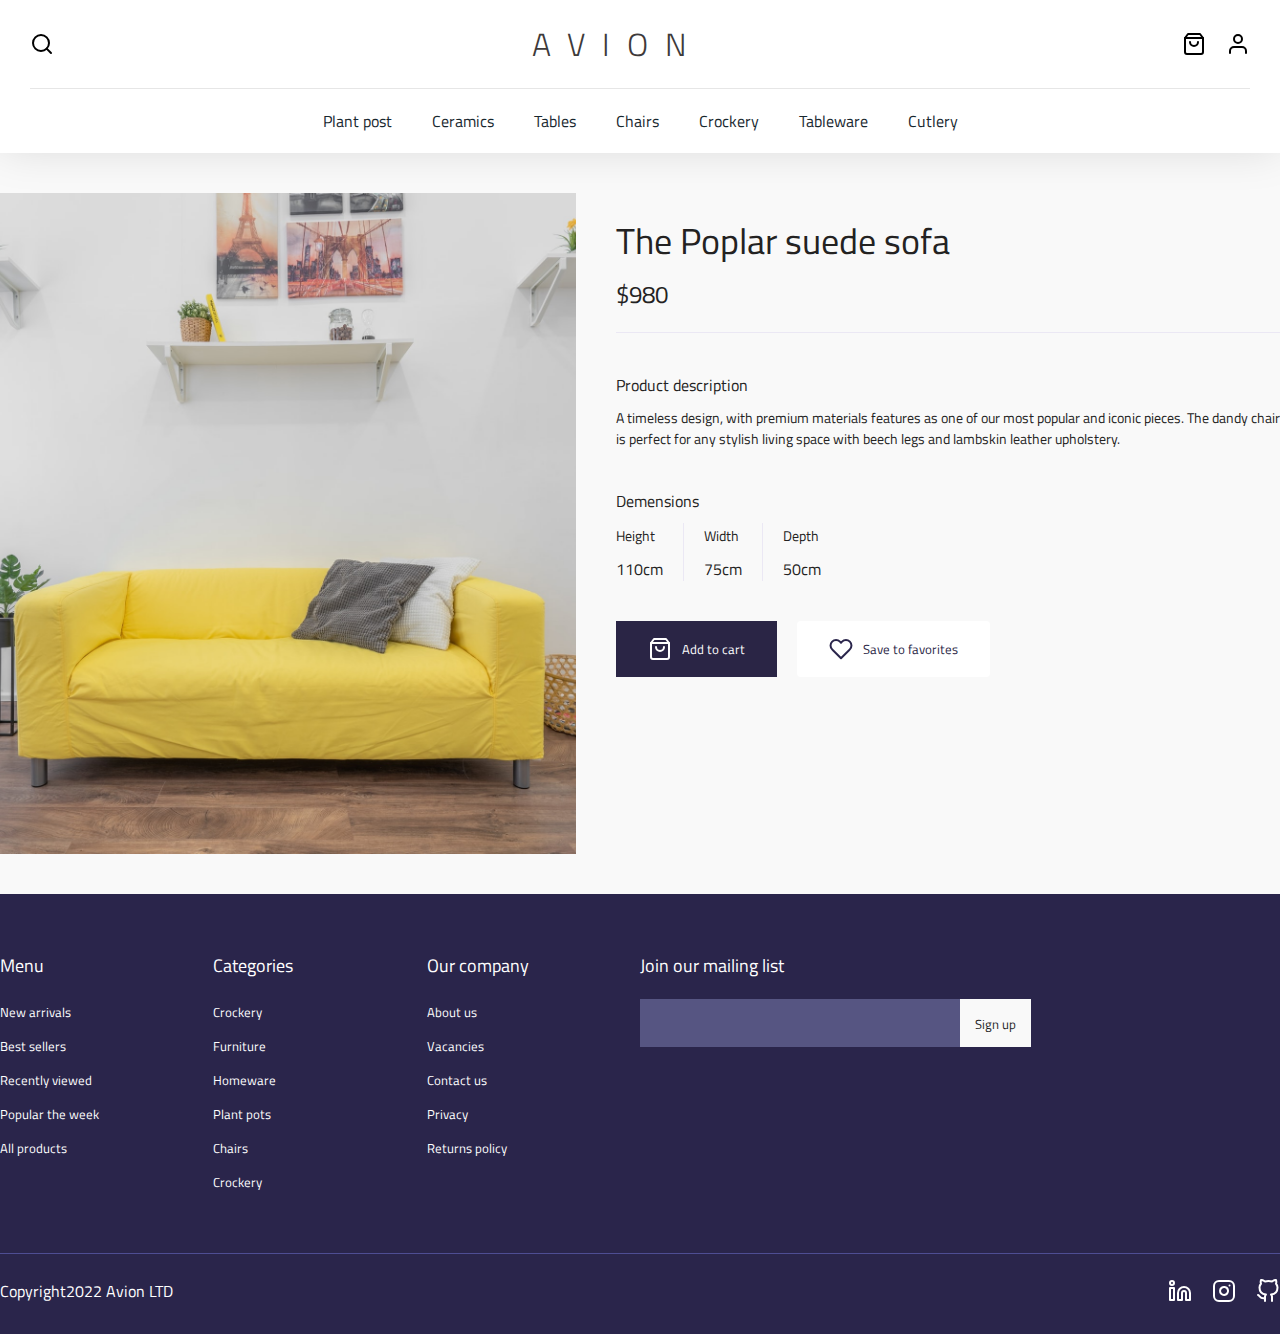
<file: product-5.html>
<!DOCTYPE html>
<html lang="en">
  <head>
    <meta charset="UTF-8" />
    <meta http-equiv="X-UA-Compatible" content="IE=edge" />
    <meta name="viewport" content="width=device-width, initial-scale=1.0" />
    <title>The Poplar suede sofa | Avion</title>

    <link rel="stylesheet" href="styles/commons.css" />
    <link rel="stylesheet" href="styles/products.css" />
    <link rel="stylesheet" href="styles/normalize.css" />

    <link rel="preconnect" href="https://fonts.googleapis.com" />
    <link rel="preconnect" href="https://fonts.gstatic.com" crossorigin />
    <link
      href="https://fonts.googleapis.com/css2?family=Titillium+Web:wght@200;300;400&display=swap"
      rel="stylesheet"
    />
  </head>

  <body>
    <header class="products-header">
      <div class="header-top">
        <div class="header-content">
          <img src="icons/search.svg" alt="" />
          <a href="index.html"> <h1>Avion</h1></a>

          <div class="header-control">
            <img src="icons/shopping-bag-dark.svg" alt="" />
            <img src="icons/user.svg" alt="" />
          </div>
        </div>
      </div>

      <nav>
        <ul>
          <li><a href=""> Plant post</a></li>
          <li><a href=""> Ceramics</a></li>
          <li><a href=""> Tables </a></li>
          <li><a href=""> Chairs </a></li>
          <li><a href=""> Crockery</a></li>
          <li><a href=""> Tableware </a></li>
          <li><a href=""> Cutlery</a></li>
        </ul>
      </nav>
    </header>

    <section class="product-details">
      <div class="container inner">
        <figure>
          <img
            src="images/bence-balla-schottner-vFwjD8JLP4M-unsplash.jpg"
            alt=""
          />
        </figure>

        <div class="inner-right">
          <div class="right-title">
            <h1>The Poplar suede sofa</h1>
            <p class="price">$980</p>
          </div>

          <div>
            <h4>Product description</h4>
            <p>
              A timeless design, with premium materials features as one of our
              most popular and iconic pieces. The dandy chair is perfect for any
              stylish living space with beech legs and lambskin leather
              upholstery.
            </p>
          </div>

          <div class="demensions">
            <h4>Demensions</h4>
            <ul>
              <li>
                <span>Height</span>
                <p>110cm</p>
              </li>
              <li>
                <span>Width</span>
                <p>75cm</p>
              </li>
              <li>
                <span>Depth</span>
                <p>50cm</p>
              </li>
            </ul>
          </div>

          <div class="buttons">
            <button class="add-to-cart">
              <img src="icons/shopping-bag-light.svg" alt="" /> Add to cart
            </button>
            <button class="save-to-fav bubbly-button">
              <img src="icons/heart.svg" alt="" /> Save to favorites
            </button>
          </div>
        </div>
      </div>
    </section>

    <footer class="footer">
      <div class="container">
        <div class="footer-top">
          <div class="footer-menu">
            <h3 class="footer-titles">Menu</h3>

            <ul>
              <li><a href="">New arrivals</a></li>
              <li><a href="">Best sellers</a></li>
              <li><a href="">Recently viewed</a></li>
              <li><a href="">Popular the week</a></li>
              <li><a href="">All products</a></li>
            </ul>
          </div>

          <div class="footer-menu">
            <h3 class="footer-titles">Categories</h3>

            <ul>
              <li><a href="">Crockery</a></li>
              <li><a href="">Furniture</a></li>
              <li><a href="">Homeware</a></li>
              <li><a href="">Plant pots</a></li>
              <li><a href="">Chairs</a></li>
              <li><a href="">Crockery</a></li>
            </ul>
          </div>

          <div class="footer-menu">
            <h3 class="footer-titles">Our company</h3>

            <ul>
              <li><a href="">About us </a></li>
              <li><a href="">Vacancies</a></li>
              <li><a href="">Contact us</a></li>
              <li><a href="">Privacy</a></li>
              <li><a href="">Returns policy</a></li>
            </ul>
          </div>

          <div class="footer-form">
            <h3 class="footer-titles">Join our mailing list</h3>

            <form action="">
              <input type="email" name="email" id="email" required />

              <button>Sign up</button>
            </form>
          </div>
        </div>

        <div class="footer-bottom">
          <p>Copyright2022 Avion LTD</p>

          <ul>
            <li>
              <a
                target="_blank"
                href="https://www.linkedin.com/in/hadis-mohammadi/"
              >
                <img src="icons/linkedin.svg" alt="" />
              </a>
            </li>

            <li>
              <a
                target="_blank"
                href="https://www.instagram.com/code_with_hadis/"
              >
                <img src="icons/instagram.svg" alt="" />
              </a>
            </li>

            <li>
              <a target="_blank" href="https://github.com/hadismohammadi/">
                <img src="icons/github.svg" alt="" />
              </a>
            </li>
          </ul>
        </div>
      </div>
    </footer>

    <script src="js/scripts.js"></script>
  </body>
</html>
</file>
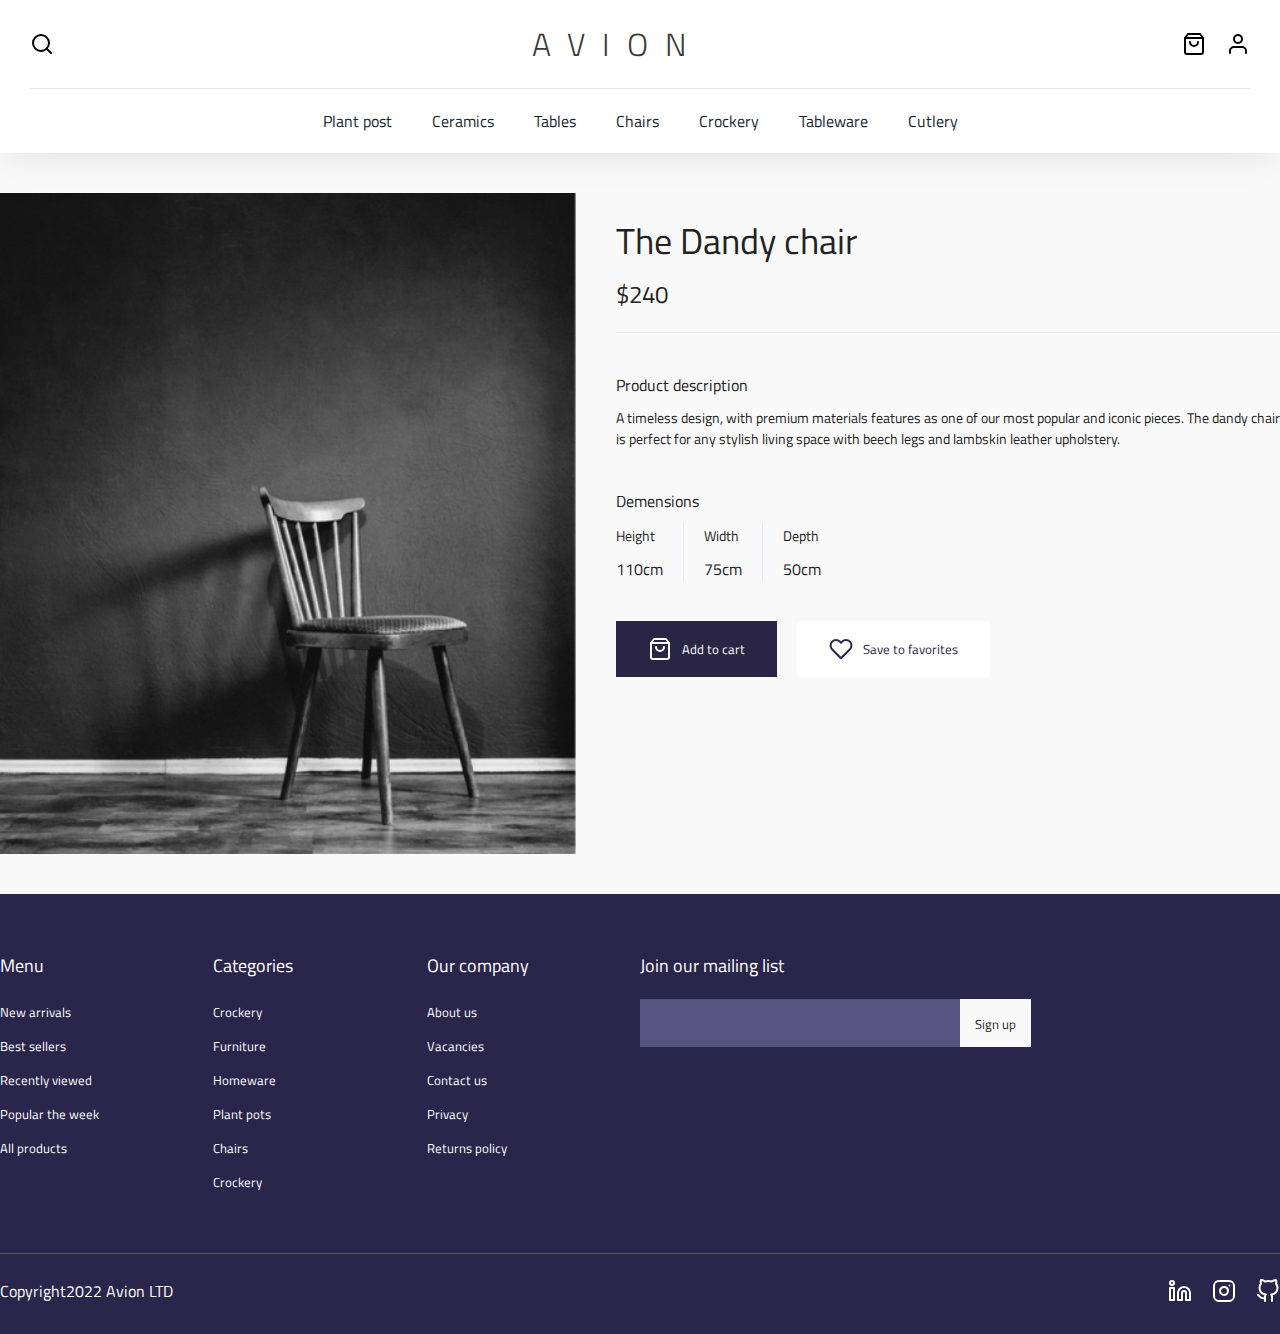
<file: product-7.html>
<!DOCTYPE html>
<html lang="en">
  <head>
    <meta charset="UTF-8" />
    <meta http-equiv="X-UA-Compatible" content="IE=edge" />
    <meta name="viewport" content="width=device-width, initial-scale=1.0" />
    <title>The Dandy chair | Avion</title>

    <link rel="stylesheet" href="styles/commons.css" />
    <link rel="stylesheet" href="styles/products.css" />
    <link rel="stylesheet" href="styles/normalize.css" />

    <link rel="preconnect" href="https://fonts.googleapis.com" />
    <link rel="preconnect" href="https://fonts.gstatic.com" crossorigin />
    <link
      href="https://fonts.googleapis.com/css2?family=Titillium+Web:wght@200;300;400&display=swap"
      rel="stylesheet"
    />
  </head>

  <body>
    <header class="products-header">
      <div class="header-top">
        <div class="header-content">
          <img src="icons/search.svg" alt="" />
          <a href="index.html"> <h1>Avion</h1></a>

          <div class="header-control">
            <img src="icons/shopping-bag-dark.svg" alt="" />
            <img src="icons/user.svg" alt="" />
          </div>
        </div>
      </div>

      <nav>
        <ul>
          <li><a href=""> Plant post</a></li>
          <li><a href=""> Ceramics</a></li>
          <li><a href=""> Tables </a></li>
          <li><a href=""> Chairs </a></li>
          <li><a href=""> Crockery</a></li>
          <li><a href=""> Tableware </a></li>
          <li><a href=""> Cutlery</a></li>
        </ul>
      </nav>
    </header>

    <section class="product-details">
      <div class="container inner">
        <figure>
          <img src="images/product-image-05.png" alt="" />
        </figure>

        <div class="inner-right">
          <div class="right-title">
            <h1>The Dandy chair</h1>
            <p class="price">$240</p>
          </div>

          <div>
            <h4>Product description</h4>
            <p>
              A timeless design, with premium materials features as one of our
              most popular and iconic pieces. The dandy chair is perfect for any
              stylish living space with beech legs and lambskin leather
              upholstery.
            </p>
          </div>

          <div class="demensions">
            <h4>Demensions</h4>
            <ul>
              <li>
                <span>Height</span>
                <p>110cm</p>
              </li>
              <li>
                <span>Width</span>
                <p>75cm</p>
              </li>
              <li>
                <span>Depth</span>
                <p>50cm</p>
              </li>
            </ul>
          </div>

          <div class="buttons">
            <button class="add-to-cart">
              <img src="icons/shopping-bag-light.svg" alt="" /> Add to cart
            </button>
            <button class="save-to-fav bubbly-button">
              <img src="icons/heart.svg" alt="" /> Save to favorites
            </button>
          </div>
        </div>
      </div>
    </section>

    <footer class="footer">
      <div class="container">
        <div class="footer-top">
          <div class="footer-menu">
            <h3 class="footer-titles">Menu</h3>

            <ul>
              <li><a href="">New arrivals</a></li>
              <li><a href="">Best sellers</a></li>
              <li><a href="">Recently viewed</a></li>
              <li><a href="">Popular the week</a></li>
              <li><a href="">All products</a></li>
            </ul>
          </div>

          <div class="footer-menu">
            <h3 class="footer-titles">Categories</h3>

            <ul>
              <li><a href="">Crockery</a></li>
              <li><a href="">Furniture</a></li>
              <li><a href="">Homeware</a></li>
              <li><a href="">Plant pots</a></li>
              <li><a href="">Chairs</a></li>
              <li><a href="">Crockery</a></li>
            </ul>
          </div>

          <div class="footer-menu">
            <h3 class="footer-titles">Our company</h3>

            <ul>
              <li><a href="">About us </a></li>
              <li><a href="">Vacancies</a></li>
              <li><a href="">Contact us</a></li>
              <li><a href="">Privacy</a></li>
              <li><a href="">Returns policy</a></li>
            </ul>
          </div>

          <div class="footer-form">
            <h3 class="footer-titles">Join our mailing list</h3>

            <form action="">
              <input type="email" name="email" id="email" required />

              <button>Sign up</button>
            </form>
          </div>
        </div>

        <div class="footer-bottom">
          <p>Copyright2022 Avion LTD</p>

          <ul>
            <li>
              <a
                target="_blank"
                href="https://www.linkedin.com/in/hadis-mohammadi/"
              >
                <img src="icons/linkedin.svg" alt="" />
              </a>
            </li>

            <li>
              <a
                target="_blank"
                href="https://www.instagram.com/code_with_hadis/"
              >
                <img src="icons/instagram.svg" alt="" />
              </a>
            </li>

            <li>
              <a target="_blank" href="https://github.com/hadismohammadi/">
                <img src="icons/github.svg" alt="" />
              </a>
            </li>
          </ul>
        </div>
      </div>
    </footer>

    <script src="js/scripts.js"></script>
  </body>
</html>
</file>
<file: styles/home.css>
.hero {
  background-color: #2a254b;
  display: flex;
  color: #fff;
  justify-content: space-between;
  margin: 40px 0 0 0;
}

.hero > .hero-left-content {
  font-size: 30px;
  padding: 60px;
  display: flex;
  flex-direction: column;
  justify-content: space-between;
}

.hero-top {
  line-height: 40px;
}

.hero-desc {
  font-size: 14px;
}

.hero > figure {
  height: 548px;
  overflow: hidden;
  width: 560px;
}

.hero > figure > img {
  object-fit: cover;
  width: 100%;
  height: 100%;
  transition: all ease 0.2s;
}

.hero:hover > figure > img {
  transform: scale(0.9);
}

.hero-top > button {
  position: relative;
  display: inline-block;
  cursor: pointer;
  outline: none;
  border: 0;
  vertical-align: middle;
  text-decoration: none;
  background: transparent;
  padding: 0;
  font-size: inherit;
  font-family: inherit;
  margin: 20px 0 0 0;
}

.hero-top > button.view-collection {
  width: 12rem;
  height: auto;
}

.hero-top > button.view-collection .circle {
  transition: all 0.45s cubic-bezier(0.65, 0, 0.076, 1);
  position: relative;
  display: block;
  margin: 0;
  width: 3rem;
  height: 3rem;
  background: #83a9ac;
  border-radius: 1.625rem;
}

.hero-top > button.view-collection .circle .icon {
  transition: all 0.45s cubic-bezier(0.65, 0, 0.076, 1);
  position: absolute;
  top: 0;
  bottom: 0;
  margin: auto;
  background: #fff;
}

.hero-top > button.view-collection .circle .icon.arrow {
  transition: all 0.45s cubic-bezier(0.65, 0, 0.076, 1);
  left: 0.625rem;
  width: 1.125rem;
  height: 0.125rem;
  background: none;
}

.hero-top > button.view-collection .circle .icon.arrow::before {
  position: absolute;
  content: "";
  top: -0.25rem;
  right: 0.0625rem;
  width: 0.625rem;
  height: 0.625rem;
  border-top: 0.125rem solid #fff;
  border-right: 0.125rem solid #fff;
  transform: rotate(45deg);
}

.hero-top > button .button-text {
  transition: all 0.45s cubic-bezier(0.65, 0, 0.076, 1);
  position: absolute;
  top: 0;
  left: 0;
  right: 0;
  bottom: 0;
  padding: 0.75rem 0;
  margin: 0 0 0 1.85rem;
  color: #fff;
  line-height: 1.6;
  text-align: center;
  font-size: 14px;
}

.hero-top > button:hover .circle {
  width: 100%;
}

.hero-top > button:hover .circle .icon.arrow {
  background: #fff;
  transform: translate(1rem, 0);
}

.hero-top > button:hover .button-text {
  color: #fff;
}

.features {
  margin: 90px 0;
  display: flex;
  flex-direction: column;
  gap: 40px;
}

.features > h3 {
  text-align: center;
  font-weight: 400;
  font-size: 18px;
}

.features-items {
  display: grid;
  grid-template-columns: repeat(4, 1fr);
  gap: 20px;
}

.features-items > .item > img {
  padding: 0 0 15px 0;
}

.features-items > .item > .type-top {
  padding: 0 0 15px 0;
  font-size: 17px;
}

.features-items > .item > .type-desc {
  line-height: 17px;
  font-size: 12px;
}

.new-ceramics {
  display: flex;
  flex-direction: column;
  gap: 40px;
  margin: 0 0 90px 0;
}

.new-ceramics > h3 {
  font-weight: 400;
  font-size: 30px;
}

.new-ceramics-list {
  display: grid;
  grid-template-columns: repeat(4, 1fr);
  gap: 20px;
}

.new-ceramics-list > div > a > figure {
  overflow: hidden;
  width: 100%;
  height: 400px;
}

.new-ceramics-list > div > a > figure > img {
  object-fit: cover;
  width: 100%;
  height: 100%;
  transition: all ease 0.2s;
}

.new-ceramics-list > div:hover > a > figure > img {
  transform: scale(1.1);
  filter: brightness(1.2);
}

.products-section .title {
  margin: 20px 0 15px 0;
}

.new-ceramics-button {
  text-align: center;
}

.new-ceramics-button > button {
  background-color: #f9f9f9;
  color: #1e1e1f;
  border: 0;
  height: 48px;
  padding: 0 15px;
  width: max-content;
}

.our-popular {
  display: flex;
  flex-direction: column;
  gap: 40px;
}

.our-popular > a > h3 {
  font-weight: 400;
  font-size: 30px;
}

.our-popular-list {
  display: grid;
  grid-template-columns: 50% 1fr 1fr;
  gap: 20px;
}

.our-popular-list > div > a > figure {
  overflow: hidden;
  width: 100%;
  height: 400px;
}

.our-popular-list > div > a > figure > img {
  object-fit: cover;
  width: 100%;
  height: 100%;
  transition: all ease 0.2s;
}

.our-popular-list > div:hover > a > figure > img {
  transform: scale(1.1);
  filter: brightness(1.2);
}

.join-us {
  background-color: #f9f9f9;
  padding: 40px 0;
  margin: 90px 0 0 0;
}

.join-us > div {
  width: 1280px;
  margin: auto;
  background-color: #fff;
  padding: 40px;
  flex-direction: column;
  align-items: center;
  display: flex;
}

.join-us > div > h3 {
  font-weight: 400;
  font-size: 30px;
  text-align: center;
}

.join-us > div > p {
  padding: 20px 0 0 0;
  font-weight: 400;
  font-size: 15px;
  text-align: center;
}

.contact-section {
  background-color: #fff;
  margin: auto;
  width: 1280px;
  display: flex;
  gap: 20px;
}

.contact-section > .contact-section-left {
  display: flex;
  flex-direction: column;
  justify-content: space-between;
  width: 50%;
  padding: 70px 0;
}

.contact-section > .contact-section-left > .contact-section-top > h4 {
  font-weight: 400;
  font-size: 30px;
  line-height: 38px;
}

.contact-section > .contact-section-left > .contact-section-top > p {
  padding: 20px 0 0 0;
  font-weight: 400;
  font-size: 16px;
}

.contact-section > .contact-section-left > button {
  background-color: #f9f9f9;
  color: #1e1e1f;
  border: 0;
  height: 48px;
  padding: 0 15px;
  width: max-content;
}

.contact-section > figure {
  width: 50%;
  overflow: hidden;
  height: 500px;
}

.contact-section > figure > img {
  width: 100%;
  height: 100%;
  object-fit: cover;
}
</file>
<file: styles/commons.css>
.container {
  width: 1280px;
  margin: auto;
}

header {
  padding: 20px 30px;
  display: flex;
  flex-direction: column;
}

.header-content {
  display: flex;
  justify-content: space-between;
  align-items: center;
  border-bottom: 1px solid #e6e6e6;
  padding: 0 0 20px 0;
}

.header-content > a > h1 {
  font-weight: 300;
  text-transform: uppercase;
  letter-spacing: 17px;
  transition: all ease 0.2s;
}

.header-content > a > h1:hover {
  letter-spacing: 19px;
}

.header-control {
  display: flex;
  gap: 20px;
}

header > nav {
  margin: 20px 0 0 0;
}

header > nav > ul {
  display: flex;
  justify-content: center;
  gap: 40px;
}

header > nav > ul > li > a {
  color: #18272f;
  position: relative;
  text-decoration: none;
}

header > nav > ul > li > a::before {
  content: "";
  position: absolute;
  width: 100%;
  height: 1px;
  border-radius: 4px;
  background-color: #4e4d93;
  bottom: 0;
  left: 0;
  transform-origin: right;
  transform: scaleX(0);
  transition: transform 0.3s ease-in-out;
}

header > nav > ul > li > a:hover::before {
  transform-origin: left;
  transform: scaleX(1);
}

/* Footer styles */
.footer {
  gap: 20px;
  background-color: #2a254b;
  color: #fff;
  padding: 58px 0 25px 0;
  width: 100%;
}

.footer > .container {
  width: 1280px;
  margin: auto;
}

.footer > .container > .footer-top {
  grid-template-columns: 1fr 1fr 1fr 50%;
  display: grid;
  padding: 0 0 60px 0;
}

.footer > .container .footer-titles {
  font-size: 18px;
  margin: 0 0 20px 0;
  font-weight: 400;
}

.footer > .container > .footer-top > .footer-menu > ul {
  display: flex;
  flex-direction: column;
  gap: 10px;
}

.footer > .container > .footer-top > .footer-menu > ul > li > a {
  color: #fff;
  font-size: 13px;
}

.footer-form > form {
  display: flex;
}

.footer-form > form > button {
  background-color: #f9f9f9;
  color: #1e1e1f;
  border: 0;
  height: 48px;
  padding: 15px;
  width: max-content;
}

.footer-form > form > input {
  height: 48px;
  padding: 0 15px 0;
  width: 50%;
  background-color: #565582;
  border: 0;
}

.footer > .container > .footer-top {
  border-bottom: 1px solid #4e4d93;
  margin: 0 0 25px 0;
}

.footer > .container > .footer-bottom {
  display: flex;
  justify-content: space-between;
}

.footer > .container > .footer-bottom > ul {
  display: flex;
  gap: 20px;
}
</file>
<file: styles/products.css>
.products-header {
  box-shadow: rgb(0 0 0 / 15%) 0 -7px 44px;
  z-index: 1;
  position: relative;
}

.product-details {
  background-color: #f9f9f9;
  padding: 40px 0;
}

.product-details > .inner {
  display: flex;
  gap: 40px;
}

.product-details > .inner > figure {
  width: 45%;
  height: 661px;
  overflow: hidden;
}

.product-details > .inner > figure > img {
  width: 100%;
  height: 100%;
  object-fit: cover;
  transition: all ease 0.2s;
}

.product-details > .inner > figure:hover > img {
  transform: scale(1.1);
  filter: brightness(1.2);
}

.product-details > .inner > .inner-right {
  display: flex;
  flex-direction: column;
  gap: 40px;
  flex: 1;
  padding: 20px 0 0 0;
}

.product-details > .inner > .inner-right > .right-title {
  border-bottom: 1px solid #ebe8f4;
  padding: 0 0 20px 0;
}

.product-details > .inner > .inner-right > .right-title > h1 {
  font-size: 36px;
  font-weight: 400;
}

.product-details > .inner > .inner-right > .right-title > .price {
  font-size: 24px;
  margin: 8px 0 0 0;
}

.product-details > .inner > .inner-right h4 {
  font-weight: 400;
  font-size: 16px;
}

.product-details > .inner > .inner-right p {
  font-size: 14px;
  margin: 10px 0 0 0;
}

.product-details > .inner > .inner-right > .demensions > ul {
  display: flex;
  gap: 20px;
  margin: 10px 0 0 0;
}

.product-details > .inner > .inner-right > .demensions > ul > li > span {
  font-size: 14px;
}

.product-details > .inner > .inner-right > .demensions > ul > li {
  border-right: 1px solid #ebe8f4;
  padding: 0 20px 0 0;
}

.product-details > .inner > .inner-right > .demensions > ul > li:last-child {
  border-right: 0;
  padding: 0;
}

.product-details > .inner > .inner-right > .demensions > ul > li > p {
  font-size: 16px;
}

.product-details > .inner > .inner-right > .buttons {
  display: flex;
  gap: 20px;
}

.product-details > .inner > .inner-right > .buttons > button {
  height: 56px;
  padding: 0 32px;
  border: 0;
  display: flex;
  justify-content: center;
  align-items: center;
  gap: 10px;
}

.product-details > .inner > .inner-right > .buttons > button:hover {
  transform: scale(1.05);
}

.product-details > .inner > .inner-right > .buttons > button.add-to-cart {
  background-color: #2a2545;
  color: #fff;
}

.product-details > .inner > .inner-right > .buttons > button.save-to-fav {
  background-color: #fff;
  color: #2a2545;
}

.product-details > .inner > .inner-right > .buttons > button.save-to-fav:focus {
  outline: 0;
}

.bubbly-button {
  appearance: none;
  color: #fff;
  border-radius: 4px;
  border: none;
  cursor: pointer;
  position: relative;
  transition: transform ease-in 0.1s, box-shadow ease-in 0.25s;
}

.bubbly-button:focus {
  outline: 0;
}

.bubbly-button:before,
.bubbly-button:after {
  position: absolute;
  content: "";
  display: block;
  width: 140%;
  height: 100%;
  left: -20%;
  z-index: -1000;
  transition: all ease-in-out 0.5s;
  background-repeat: no-repeat;
}

.bubbly-button:before {
  display: none;
  top: -75%;
  background-image: radial-gradient(circle, #ff0081 20%, transparent 20%),
    radial-gradient(circle, transparent 20%, #ff0081 20%, transparent 30%),
    radial-gradient(circle, #ff0081 20%, transparent 20%),
    radial-gradient(circle, #ff0081 20%, transparent 20%),
    radial-gradient(circle, transparent 10%, #ff0081 15%, transparent 20%),
    radial-gradient(circle, #ff0081 20%, transparent 20%),
    radial-gradient(circle, #ff0081 20%, transparent 20%),
    radial-gradient(circle, #ff0081 20%, transparent 20%),
    radial-gradient(circle, #ff0081 20%, transparent 20%);
  background-size: 10% 10%, 20% 20%, 15% 15%, 20% 20%, 18% 18%, 10% 10%, 15% 15%,
    10% 10%, 18% 18%;
}

.bubbly-button:after {
  display: none;
  bottom: -75%;
  background-image: radial-gradient(circle, #ff0081 20%, transparent 20%),
    radial-gradient(circle, #ff0081 20%, transparent 20%),
    radial-gradient(circle, transparent 10%, #ff0081 15%, transparent 20%),
    radial-gradient(circle, #ff0081 20%, transparent 20%),
    radial-gradient(circle, #ff0081 20%, transparent 20%),
    radial-gradient(circle, #ff0081 20%, transparent 20%),
    radial-gradient(circle, #ff0081 20%, transparent 20%);
  background-size: 15% 15%, 20% 20%, 18% 18%, 20% 20%, 15% 15%, 10% 10%, 20% 20%;
}

.bubbly-button:active {
  transform: scale(0.9);
  background-color: #e60074;
  box-shadow: 0 2px 25px rgba(255, 0, 130, 0.2);
}

.bubbly-button.animate:before {
  display: block;
  animation: topBubbles ease-in-out 0.75s forwards;
}

.bubbly-button.animate:after {
  display: block;
  animation: bottomBubbles ease-in-out 0.75s forwards;
}

@keyframes topBubbles {
  0% {
    background-position: 5% 90%, 10% 90%, 10% 90%, 15% 90%, 25% 90%, 25% 90%,
      40% 90%, 55% 90%, 70% 90%;
  }
  50% {
    background-position: 0% 80%, 0% 20%, 10% 40%, 20% 0%, 30% 30%, 22% 50%,
      50% 50%, 65% 20%, 90% 30%;
  }
  100% {
    background-position: 0% 70%, 0% 10%, 10% 30%, 20% -10%, 30% 20%, 22% 40%,
      50% 40%, 65% 10%, 90% 20%;
    background-size: 0% 0%, 0% 0%, 0% 0%, 0% 0%, 0% 0%, 0% 0%;
  }
}

@keyframes bottomBubbles {
  0% {
    background-position: 10% -10%, 30% 10%, 55% -10%, 70% -10%, 85% -10%,
      70% -10%, 70% 0%;
  }
  50% {
    background-position: 0% 80%, 20% 80%, 45% 60%, 60% 100%, 75% 70%, 95% 60%,
      105% 0%;
  }
  100% {
    background-position: 0% 90%, 20% 90%, 45% 70%, 60% 110%, 75% 80%, 95% 70%,
      110% 10%;
    background-size: 0% 0%, 0% 0%, 0% 0%, 0% 0%, 0% 0%, 0% 0%;
  }
}
</file>
